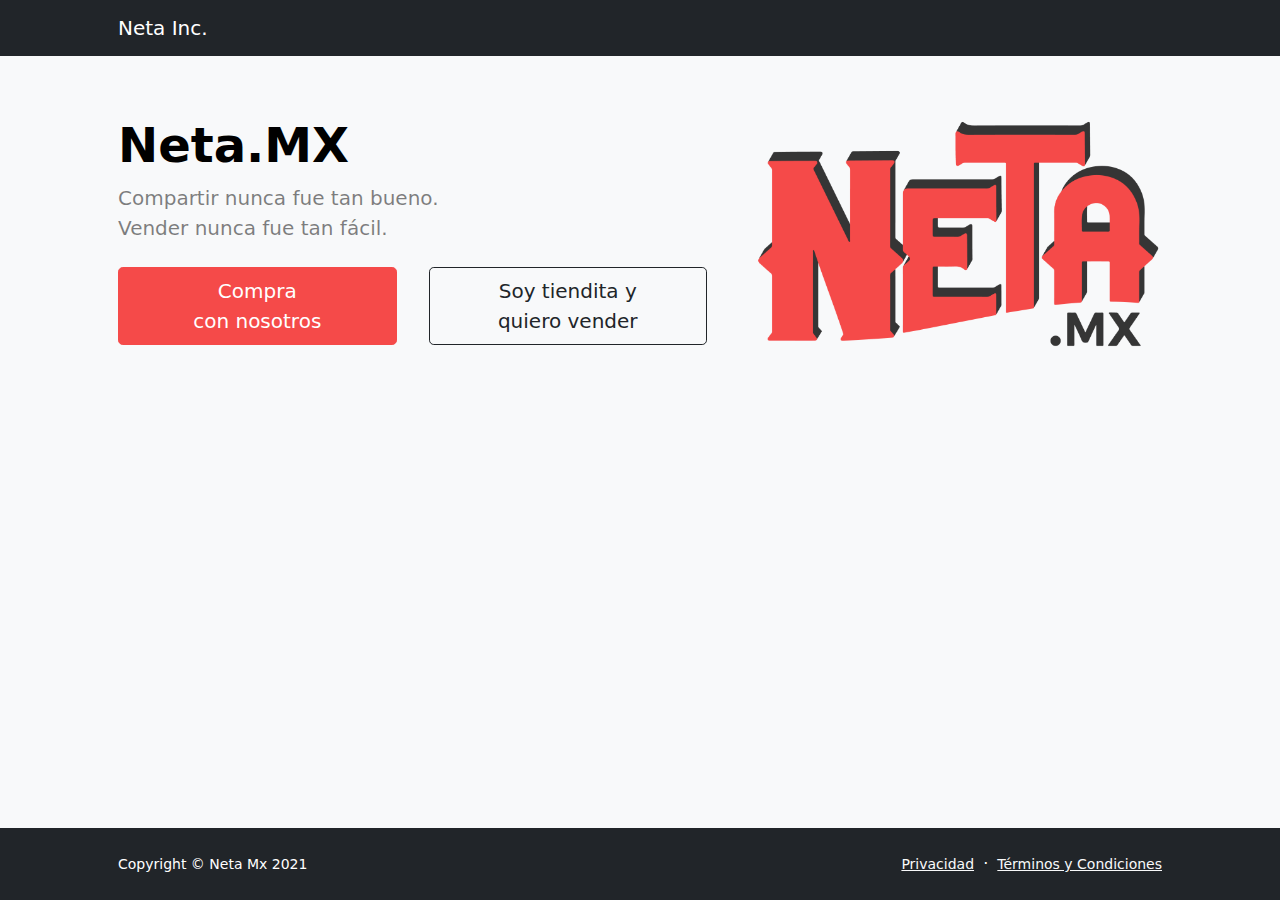
<file: index.html>
<!DOCTYPE html>
<html lang="en">
    <head>
        <meta charset="utf-8" />
        <meta name="viewport" content="width=device-width, initial-scale=1, shrink-to-fit=no" />
        <meta name="description" content="" />
        <meta name="author" content="NetaMx" />
        <meta http-equiv="cache-control" content="max-age=0" />
        <meta http-equiv="cache-control" content="no-cache" />
        <meta http-equiv="expires" content="0" />
        <meta http-equiv="expires" content="Tue, 01 Jan 1980 1:00:00 GMT" />
        <meta http-equiv="pragma" content="no-cache" />
        <title>Neta Mx.</title>
        <!-- Favicon-->
        <link rel="icon" type="image/x-icon" href="assets/Logo_Neta_Fav.png" />
        <!-- Bootstrap icons-->
        <link href="https://cdn.jsdelivr.net/npm/bootstrap-icons@1.5.0/font/bootstrap-icons.css" rel="stylesheet" />
        <!-- Core theme CSS (includes Bootstrap)-->
        <link href="css/styles.css" rel="stylesheet" />
    </head>
    <body class="d-flex flex-column h-100" style="background-color: rgba(248,249,250,255);">
        <main class="flex-shrink-0">
            <!-- Navigation-->
            <nav class="navbar navbar-expand-lg navbar-dark bg-dark">
                <div class="container px-5">
                    
                    <a class="navbar-brand" href="index.html">Neta Inc.</a>
                    <!--
                    <button class="navbar-toggler" type="button" data-bs-toggle="collapse" data-bs-target="#navbarSupportedContent" aria-controls="navbarSupportedContent" aria-expanded="false" aria-label="Toggle navigation"><span class="navbar-toggler-icon"></span></button>
                    <div class="collapse navbar-collapse" id="navbarSupportedContent">
                        <ul class="navbar-nav ms-auto mb-2 mb-lg-0">
                            <li class="nav-item"><a class="nav-link" href="index.html">Home</a></li>
                            <li class="nav-item"><a class="nav-link" href="about.html">About</a></li>
                            <li class="nav-item"><a class="nav-link" href="contact.html">Contact</a></li>
                            <li class="nav-item"><a class="nav-link" href="pricing.html">Pricing</a></li>
                            <li class="nav-item"><a class="nav-link" href="faq.html">FAQ</a></li>
                            <li class="nav-item dropdown">
                                <a class="nav-link dropdown-toggle" id="navbarDropdownBlog" href="#" role="button" data-bs-toggle="dropdown" aria-expanded="false">Blog</a>
                                <ul class="dropdown-menu dropdown-menu-end" aria-labelledby="navbarDropdownBlog">
                                    <li><a class="dropdown-item" href="blog-home.html">Blog Home</a></li>
                                    <li><a class="dropdown-item" href="blog-post.html">Blog Post</a></li>
                                </ul>
                            </li>
                            <li class="nav-item dropdown">
                                <a class="nav-link dropdown-toggle" id="navbarDropdownPortfolio" href="#" role="button" data-bs-toggle="dropdown" aria-expanded="false">Portfolio</a>
                                <ul class="dropdown-menu dropdown-menu-end" aria-labelledby="navbarDropdownPortfolio">
                                    <li><a class="dropdown-item" href="portfolio-overview.html">Portfolio Overview</a></li>
                                    <li><a class="dropdown-item" href="portfolio-item.html">Portfolio Item</a></li>
                                </ul>
                            </li>
                        </ul>
                    </div>
                    -->
                </div>
            </nav>
            <!-- Header-->
            <header class="bg-light py-2">
                <div class="container px-5">
                    <div class="row gx-5 align-items-center justify-content-center">
                        <div class="col-lg-8 col-xl-7 col-xxl-6">
                            <div class="my-5 text-center text-xl-start">
                                <h1 class="display-5 fw-bolder text-black mb-2">Neta.MX</h1>
                                <p class="lead fw-normal text-black-50 mb-4">Compartir nunca fue tan bueno.<br> Vender nunca fue tan fácil.</p>
                                <div class="d-grid gap-3 d-sm-flex justify-content-sm-center justify-content-xl-start">
                                    <a id="Comprar_Con_Nosotros" class="btn btn-primary btn-lg px-4 me-sm-3">Compra<br> con nosotros</a>
                                    <a id="Vender_Con_Nosotros" class="btn btn-outline-dark btn-lg px-4" href="https://forms.gle/m2d7Kj4WrEMDELyk9">Soy tiendita y<br> quiero vender</a>
                                </div>
                            </div>
                        </div>
                        <div  class="col-xl-5 col-xxl-6 d-none d-xl-block text-center">
                            <img class="img-fluid rounded-3 my-5" src="assets/Logo_Neta_Close.png" alt="..." />
                        </div>
                    </div>
                    <div class="drops">
                        <div id="DDelegacion" class="opciones" style="display: none;">
                            <label class="col-sm-2 control-label h4">Delegación</label>
                            <select id="delegacion" class="form-control selcls">
                                <option>Seleccione la Delegación</option>
                            </select>
                        </div>
                        <div id="DColonia" class="opciones" style="display: none;">
                            <label class="col-sm-2 control-label h4">Colonia</label>
                            <select id="colonia" class="form-control selcls">
                                <option>Seleccione la Colonia</option>
                            </select>
                        </div>
                        <div id="DTienda"class="opciones" style="display: none;">
                            <label class="col-sm-2 control-label h4">Tienda</label>
                            <select id="tienda" class="form-control selcls">
                                <option>Seleccione la Tienda</option>
                            </select>
                        </div> 
                </div>
            
            </header>

            
        </main>
        
        <!-- Footer-->
        <footer class="bg-dark py-4 mt-auto">
            <div class="container px-5">
                <div class="row align-items-center justify-content-between flex-column flex-sm-row">
                    <div class="col-auto"><div class="small m-0 text-white">Copyright &copy; Neta Mx 2021</div></div>
                    <div class="col-auto">
                        <a class="link-light small" href="/assets/Neta Aviso de Privacidad.pdf" target="_blank">Privacidad</a>
                        <span class="text-white mx-1">&middot;</span>
                        <a class="link-light small" href="/assets/Neta_Términos_y_Condiciones_Clientes.pdf" target="_blank">Términos y Condiciones</a>
                        <!--
                        <span class="text-white mx-1">&middot;</span>
                        <a class="link-light small" href="#!">Contact</a>
                        -->
                    </div>
                </div>
            </div>
        </footer>
        <!-- Bootstrap core JS-->
        <script src="https://cdn.jsdelivr.net/npm/bootstrap@5.1.0/dist/js/bootstrap.bundle.min.js"></script>
        <!-- Core theme JS-->
        <script type="module" src="js/scripts.js?v1.0"></script>
    </body>
</html>
</file>
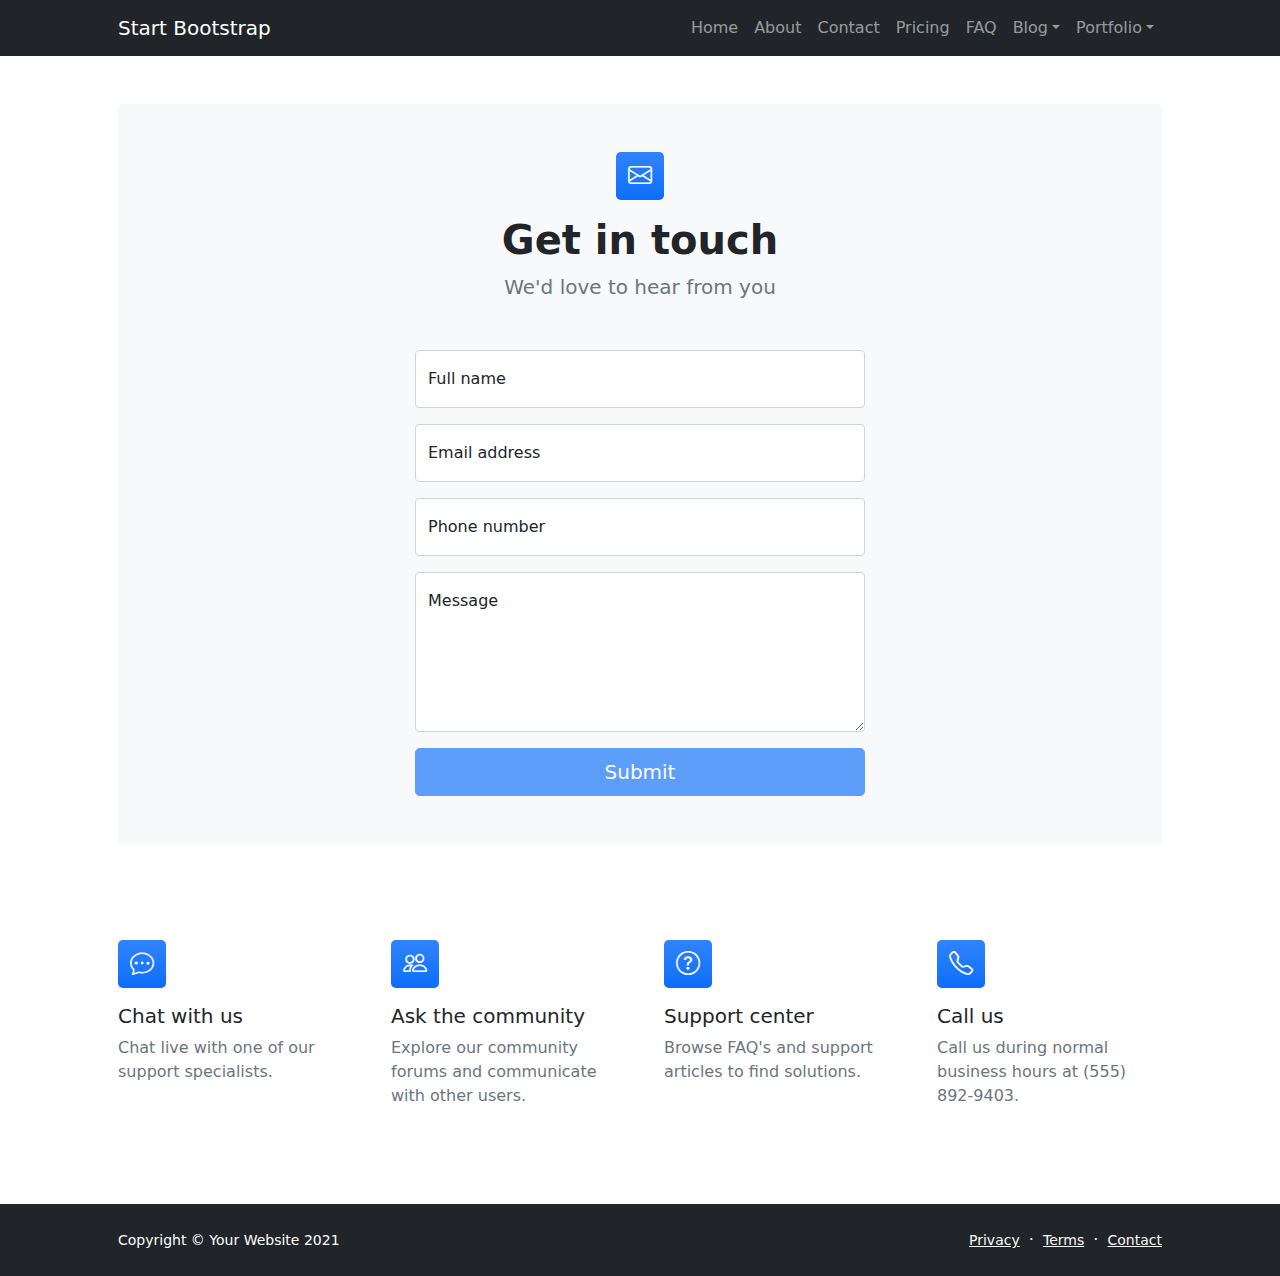
<file: landing_template/contact.html>
<!DOCTYPE html>
<html lang="en">
    <head>
        <meta charset="utf-8" />
        <meta name="viewport" content="width=device-width, initial-scale=1, shrink-to-fit=no" />
        <meta name="description" content />
        <meta name="author" content />
        <title>Modern Business - Start Bootstrap Template</title>
        <!-- Favicon-->
        <link rel="icon" type="image/x-icon" href="assets/favicon.ico" />
        <!-- Bootstrap icons-->
        <link href="https://cdn.jsdelivr.net/npm/bootstrap-icons@1.5.0/font/bootstrap-icons.css" rel="stylesheet" />
        <!-- Core theme CSS (includes Bootstrap)-->
        <link href="css/styles.css" rel="stylesheet" />
    </head>
    <body class="d-flex flex-column">
        <main class="flex-shrink-0">
            <!-- Navigation-->
            <nav class="navbar navbar-expand-lg navbar-dark bg-dark">
                <div class="container px-5">
                    <a class="navbar-brand" href="index.html">Start Bootstrap</a>
                    <button class="navbar-toggler" type="button" data-bs-toggle="collapse" data-bs-target="#navbarSupportedContent" aria-controls="navbarSupportedContent" aria-expanded="false" aria-label="Toggle navigation"><span class="navbar-toggler-icon"></span></button>
                    <div class="collapse navbar-collapse" id="navbarSupportedContent">
                        <ul class="navbar-nav ms-auto mb-2 mb-lg-0">
                            <li class="nav-item"><a class="nav-link" href="index.html">Home</a></li>
                            <li class="nav-item"><a class="nav-link" href="about.html">About</a></li>
                            <li class="nav-item"><a class="nav-link" href="contact.html">Contact</a></li>
                            <li class="nav-item"><a class="nav-link" href="pricing.html">Pricing</a></li>
                            <li class="nav-item"><a class="nav-link" href="faq.html">FAQ</a></li>
                            <li class="nav-item dropdown">
                                <a class="nav-link dropdown-toggle" id="navbarDropdownBlog" href="#" role="button" data-bs-toggle="dropdown" aria-expanded="false">Blog</a>
                                <ul class="dropdown-menu dropdown-menu-end" aria-labelledby="navbarDropdownBlog">
                                    <li><a class="dropdown-item" href="blog-home.html">Blog Home</a></li>
                                    <li><a class="dropdown-item" href="blog-post.html">Blog Post</a></li>
                                </ul>
                            </li>
                            <li class="nav-item dropdown">
                                <a class="nav-link dropdown-toggle" id="navbarDropdownPortfolio" href="#" role="button" data-bs-toggle="dropdown" aria-expanded="false">Portfolio</a>
                                <ul class="dropdown-menu dropdown-menu-end" aria-labelledby="navbarDropdownPortfolio">
                                    <li><a class="dropdown-item" href="portfolio-overview.html">Portfolio Overview</a></li>
                                    <li><a class="dropdown-item" href="portfolio-item.html">Portfolio Item</a></li>
                                </ul>
                            </li>
                        </ul>
                    </div>
                </div>
            </nav>
            <!-- Page content-->
            <section class="py-5">
                <div class="container px-5">
                    <!-- Contact form-->
                    <div class="bg-light rounded-3 py-5 px-4 px-md-5 mb-5">
                        <div class="text-center mb-5">
                            <div class="feature bg-primary bg-gradient text-white rounded-3 mb-3"><i class="bi bi-envelope"></i></div>
                            <h1 class="fw-bolder">Get in touch</h1>
                            <p class="lead fw-normal text-muted mb-0">We'd love to hear from you</p>
                        </div>
                        <div class="row gx-5 justify-content-center">
                            <div class="col-lg-8 col-xl-6">
                                <!-- * * * * * * * * * * * * * * *-->
                                <!-- * * SB Forms Contact Form * *-->
                                <!-- * * * * * * * * * * * * * * *-->
                                <!-- This form is pre-integrated with SB Forms.-->
                                <!-- To make this form functional, sign up at-->
                                <!-- https://startbootstrap.com/solution/contact-forms-->
                                <!-- to get an API token!-->
                                <form id="contactForm" data-sb-form-api-token="API_TOKEN">
                                    <!-- Name input-->
                                    <div class="form-floating mb-3">
                                        <input class="form-control" id="name" type="text" placeholder="Enter your name..." data-sb-validations="required" />
                                        <label for="name">Full name</label>
                                        <div class="invalid-feedback" data-sb-feedback="name:required">A name is required.</div>
                                    </div>
                                    <!-- Email address input-->
                                    <div class="form-floating mb-3">
                                        <input class="form-control" id="email" type="email" placeholder="name@example.com" data-sb-validations="required,email" />
                                        <label for="email">Email address</label>
                                        <div class="invalid-feedback" data-sb-feedback="email:required">An email is required.</div>
                                        <div class="invalid-feedback" data-sb-feedback="email:email">Email is not valid.</div>
                                    </div>
                                    <!-- Phone number input-->
                                    <div class="form-floating mb-3">
                                        <input class="form-control" id="phone" type="tel" placeholder="(123) 456-7890" data-sb-validations="required" />
                                        <label for="phone">Phone number</label>
                                        <div class="invalid-feedback" data-sb-feedback="phone:required">A phone number is required.</div>
                                    </div>
                                    <!-- Message input-->
                                    <div class="form-floating mb-3">
                                        <textarea class="form-control" id="message" type="text" placeholder="Enter your message here..." style="height: 10rem" data-sb-validations="required"></textarea>
                                        <label for="message">Message</label>
                                        <div class="invalid-feedback" data-sb-feedback="message:required">A message is required.</div>
                                    </div>
                                    <!-- Submit success message-->
                                    <!---->
                                    <!-- This is what your users will see when the form-->
                                    <!-- has successfully submitted-->
                                    <div class="d-none" id="submitSuccessMessage">
                                        <div class="text-center mb-3">
                                            <div class="fw-bolder">Form submission successful!</div>
                                            To activate this form, sign up at
                                            <br />
                                            <a href="https://startbootstrap.com/solution/contact-forms">https://startbootstrap.com/solution/contact-forms</a>
                                        </div>
                                    </div>
                                    <!-- Submit error message-->
                                    <!---->
                                    <!-- This is what your users will see when there is-->
                                    <!-- an error submitting the form-->
                                    <div class="d-none" id="submitErrorMessage"><div class="text-center text-danger mb-3">Error sending message!</div></div>
                                    <!-- Submit Button-->
                                    <div class="d-grid"><button class="btn btn-primary btn-lg disabled" id="submitButton" type="submit">Submit</button></div>
                                </form>
                            </div>
                        </div>
                    </div>
                    <!-- Contact cards-->
                    <div class="row gx-5 row-cols-2 row-cols-lg-4 py-5">
                        <div class="col">
                            <div class="feature bg-primary bg-gradient text-white rounded-3 mb-3"><i class="bi bi-chat-dots"></i></div>
                            <div class="h5 mb-2">Chat with us</div>
                            <p class="text-muted mb-0">Chat live with one of our support specialists.</p>
                        </div>
                        <div class="col">
                            <div class="feature bg-primary bg-gradient text-white rounded-3 mb-3"><i class="bi bi-people"></i></div>
                            <div class="h5">Ask the community</div>
                            <p class="text-muted mb-0">Explore our community forums and communicate with other users.</p>
                        </div>
                        <div class="col">
                            <div class="feature bg-primary bg-gradient text-white rounded-3 mb-3"><i class="bi bi-question-circle"></i></div>
                            <div class="h5">Support center</div>
                            <p class="text-muted mb-0">Browse FAQ's and support articles to find solutions.</p>
                        </div>
                        <div class="col">
                            <div class="feature bg-primary bg-gradient text-white rounded-3 mb-3"><i class="bi bi-telephone"></i></div>
                            <div class="h5">Call us</div>
                            <p class="text-muted mb-0">Call us during normal business hours at (555) 892-9403.</p>
                        </div>
                    </div>
                </div>
            </section>
        </main>
        <!-- Footer-->
        <footer class="bg-dark py-4 mt-auto">
            <div class="container px-5">
                <div class="row align-items-center justify-content-between flex-column flex-sm-row">
                    <div class="col-auto"><div class="small m-0 text-white">Copyright &copy; Your Website 2021</div></div>
                    <div class="col-auto">
                        <a class="link-light small" href="#!">Privacy</a>
                        <span class="text-white mx-1">&middot;</span>
                        <a class="link-light small" href="#!">Terms</a>
                        <span class="text-white mx-1">&middot;</span>
                        <a class="link-light small" href="#!">Contact</a>
                    </div>
                </div>
            </div>
        </footer>
        <!-- Bootstrap core JS-->
        <script src="https://cdn.jsdelivr.net/npm/bootstrap@5.1.0/dist/js/bootstrap.bundle.min.js"></script>
        <!-- Core theme JS-->
        <script src="js/scripts.js"></script>
        <!-- * * * * * * * * * * * * * * * * * * * * * * * * * * * * * * * * * * * * * * * *-->
        <!-- * *                               SB Forms JS                               * *-->
        <!-- * * Activate your form at https://startbootstrap.com/solution/contact-forms * *-->
        <!-- * * * * * * * * * * * * * * * * * * * * * * * * * * * * * * * * * * * * * * * *-->
        <script src="https://cdn.startbootstrap.com/sb-forms-latest.js"></script>
    </body>
</html>
</file>
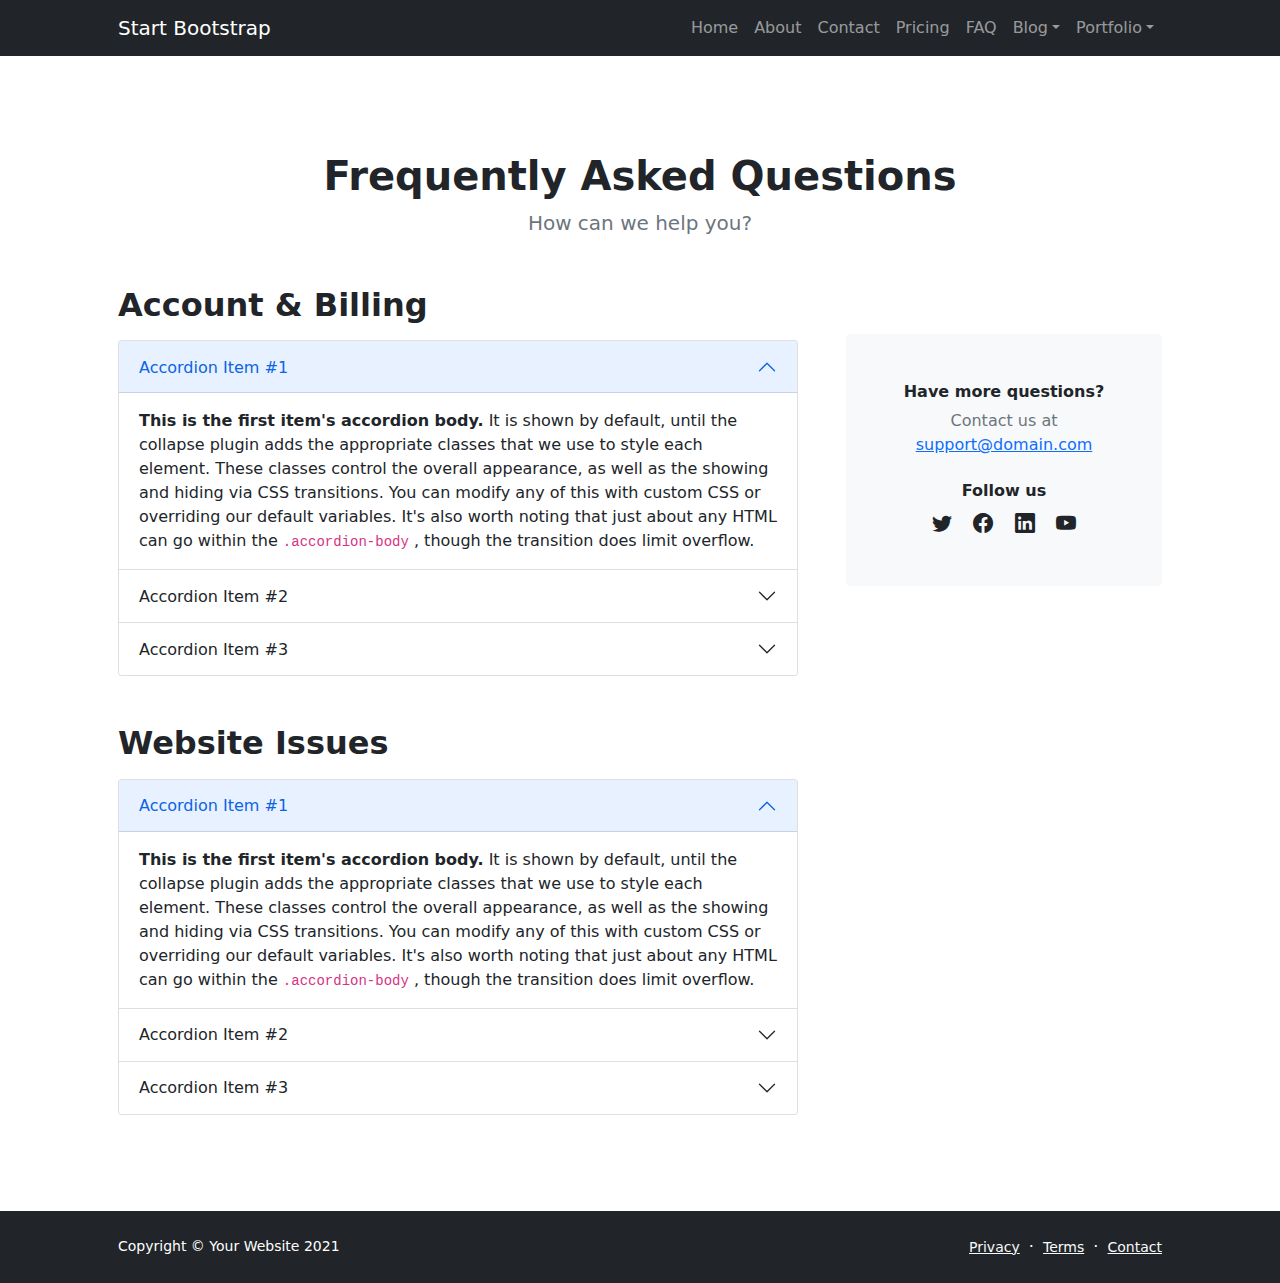
<file: landing_template/faq.html>
<!DOCTYPE html>
<html lang="en">
    <head>
        <meta charset="utf-8" />
        <meta name="viewport" content="width=device-width, initial-scale=1, shrink-to-fit=no" />
        <meta name="description" content="" />
        <meta name="author" content="" />
        <title>Modern Business - Start Bootstrap Template</title>
        <!-- Favicon-->
        <link rel="icon" type="image/x-icon" href="assets/favicon.ico" />
        <!-- Bootstrap icons-->
        <link href="https://cdn.jsdelivr.net/npm/bootstrap-icons@1.5.0/font/bootstrap-icons.css" rel="stylesheet" />
        <!-- Core theme CSS (includes Bootstrap)-->
        <link href="css/styles.css" rel="stylesheet" />
    </head>
    <body class="d-flex flex-column h-100">
        <main class="flex-shrink-0">
            <!-- Navigation-->
            <nav class="navbar navbar-expand-lg navbar-dark bg-dark">
                <div class="container px-5">
                    <a class="navbar-brand" href="index.html">Start Bootstrap</a>
                    <button class="navbar-toggler" type="button" data-bs-toggle="collapse" data-bs-target="#navbarSupportedContent" aria-controls="navbarSupportedContent" aria-expanded="false" aria-label="Toggle navigation"><span class="navbar-toggler-icon"></span></button>
                    <div class="collapse navbar-collapse" id="navbarSupportedContent">
                        <ul class="navbar-nav ms-auto mb-2 mb-lg-0">
                            <li class="nav-item"><a class="nav-link" href="index.html">Home</a></li>
                            <li class="nav-item"><a class="nav-link" href="about.html">About</a></li>
                            <li class="nav-item"><a class="nav-link" href="contact.html">Contact</a></li>
                            <li class="nav-item"><a class="nav-link" href="pricing.html">Pricing</a></li>
                            <li class="nav-item"><a class="nav-link" href="faq.html">FAQ</a></li>
                            <li class="nav-item dropdown">
                                <a class="nav-link dropdown-toggle" id="navbarDropdownBlog" href="#" role="button" data-bs-toggle="dropdown" aria-expanded="false">Blog</a>
                                <ul class="dropdown-menu dropdown-menu-end" aria-labelledby="navbarDropdownBlog">
                                    <li><a class="dropdown-item" href="blog-home.html">Blog Home</a></li>
                                    <li><a class="dropdown-item" href="blog-post.html">Blog Post</a></li>
                                </ul>
                            </li>
                            <li class="nav-item dropdown">
                                <a class="nav-link dropdown-toggle" id="navbarDropdownPortfolio" href="#" role="button" data-bs-toggle="dropdown" aria-expanded="false">Portfolio</a>
                                <ul class="dropdown-menu dropdown-menu-end" aria-labelledby="navbarDropdownPortfolio">
                                    <li><a class="dropdown-item" href="portfolio-overview.html">Portfolio Overview</a></li>
                                    <li><a class="dropdown-item" href="portfolio-item.html">Portfolio Item</a></li>
                                </ul>
                            </li>
                        </ul>
                    </div>
                </div>
            </nav>
            <!-- Page Content-->
            <section class="py-5">
                <div class="container px-5 my-5">
                    <div class="text-center mb-5">
                        <h1 class="fw-bolder">Frequently Asked Questions</h1>
                        <p class="lead fw-normal text-muted mb-0">How can we help you?</p>
                    </div>
                    <div class="row gx-5">
                        <div class="col-xl-8">
                            <!-- FAQ Accordion 1-->
                            <h2 class="fw-bolder mb-3">Account &amp; Billing</h2>
                            <div class="accordion mb-5" id="accordionExample">
                                <div class="accordion-item">
                                    <h3 class="accordion-header" id="headingOne"><button class="accordion-button" type="button" data-bs-toggle="collapse" data-bs-target="#collapseOne" aria-expanded="true" aria-controls="collapseOne">Accordion Item #1</button></h3>
                                    <div class="accordion-collapse collapse show" id="collapseOne" aria-labelledby="headingOne" data-bs-parent="#accordionExample">
                                        <div class="accordion-body">
                                            <strong>This is the first item's accordion body.</strong>
                                            It is shown by default, until the collapse plugin adds the appropriate classes that we use to style each element. These classes control the overall appearance, as well as the showing and hiding via CSS transitions. You can modify any of this with custom CSS or overriding our default variables. It's also worth noting that just about any HTML can go within the
                                            <code>.accordion-body</code>
                                            , though the transition does limit overflow.
                                        </div>
                                    </div>
                                </div>
                                <div class="accordion-item">
                                    <h3 class="accordion-header" id="headingTwo"><button class="accordion-button collapsed" type="button" data-bs-toggle="collapse" data-bs-target="#collapseTwo" aria-expanded="false" aria-controls="collapseTwo">Accordion Item #2</button></h3>
                                    <div class="accordion-collapse collapse" id="collapseTwo" aria-labelledby="headingTwo" data-bs-parent="#accordionExample">
                                        <div class="accordion-body">
                                            <strong>This is the second item's accordion body.</strong>
                                            It is hidden by default, until the collapse plugin adds the appropriate classes that we use to style each element. These classes control the overall appearance, as well as the showing and hiding via CSS transitions. You can modify any of this with custom CSS or overriding our default variables. It's also worth noting that just about any HTML can go within the
                                            <code>.accordion-body</code>
                                            , though the transition does limit overflow.
                                        </div>
                                    </div>
                                </div>
                                <div class="accordion-item">
                                    <h3 class="accordion-header" id="headingThree"><button class="accordion-button collapsed" type="button" data-bs-toggle="collapse" data-bs-target="#collapseThree" aria-expanded="false" aria-controls="collapseThree">Accordion Item #3</button></h3>
                                    <div class="accordion-collapse collapse" id="collapseThree" aria-labelledby="headingThree" data-bs-parent="#accordionExample">
                                        <div class="accordion-body">
                                            <strong>This is the third item's accordion body.</strong>
                                            It is hidden by default, until the collapse plugin adds the appropriate classes that we use to style each element. These classes control the overall appearance, as well as the showing and hiding via CSS transitions. You can modify any of this with custom CSS or overriding our default variables. It's also worth noting that just about any HTML can go within the
                                            <code>.accordion-body</code>
                                            , though the transition does limit overflow.
                                        </div>
                                    </div>
                                </div>
                            </div>
                            <!-- FAQ Accordion 2-->
                            <h2 class="fw-bolder mb-3">Website Issues</h2>
                            <div class="accordion mb-5 mb-xl-0" id="accordionExample2">
                                <div class="accordion-item">
                                    <h3 class="accordion-header" id="headingOne"><button class="accordion-button" type="button" data-bs-toggle="collapse" data-bs-target="#collapseOne" aria-expanded="true" aria-controls="collapseOne">Accordion Item #1</button></h3>
                                    <div class="accordion-collapse collapse show" id="collapseOne" aria-labelledby="headingOne" data-bs-parent="#accordionExample2">
                                        <div class="accordion-body">
                                            <strong>This is the first item's accordion body.</strong>
                                            It is shown by default, until the collapse plugin adds the appropriate classes that we use to style each element. These classes control the overall appearance, as well as the showing and hiding via CSS transitions. You can modify any of this with custom CSS or overriding our default variables. It's also worth noting that just about any HTML can go within the
                                            <code>.accordion-body</code>
                                            , though the transition does limit overflow.
                                        </div>
                                    </div>
                                </div>
                                <div class="accordion-item">
                                    <h3 class="accordion-header" id="headingTwo"><button class="accordion-button collapsed" type="button" data-bs-toggle="collapse" data-bs-target="#collapseTwo" aria-expanded="false" aria-controls="collapseTwo">Accordion Item #2</button></h3>
                                    <div class="accordion-collapse collapse" id="collapseTwo" aria-labelledby="headingTwo" data-bs-parent="#accordionExample2">
                                        <div class="accordion-body">
                                            <strong>This is the second item's accordion body.</strong>
                                            It is hidden by default, until the collapse plugin adds the appropriate classes that we use to style each element. These classes control the overall appearance, as well as the showing and hiding via CSS transitions. You can modify any of this with custom CSS or overriding our default variables. It's also worth noting that just about any HTML can go within the
                                            <code>.accordion-body</code>
                                            , though the transition does limit overflow.
                                        </div>
                                    </div>
                                </div>
                                <div class="accordion-item">
                                    <h3 class="accordion-header" id="headingThree"><button class="accordion-button collapsed" type="button" data-bs-toggle="collapse" data-bs-target="#collapseThree" aria-expanded="false" aria-controls="collapseThree">Accordion Item #3</button></h3>
                                    <div class="accordion-collapse collapse" id="collapseThree" aria-labelledby="headingThree" data-bs-parent="#accordionExample2">
                                        <div class="accordion-body">
                                            <strong>This is the third item's accordion body.</strong>
                                            It is hidden by default, until the collapse plugin adds the appropriate classes that we use to style each element. These classes control the overall appearance, as well as the showing and hiding via CSS transitions. You can modify any of this with custom CSS or overriding our default variables. It's also worth noting that just about any HTML can go within the
                                            <code>.accordion-body</code>
                                            , though the transition does limit overflow.
                                        </div>
                                    </div>
                                </div>
                            </div>
                        </div>
                        <div class="col-xl-4">
                            <div class="card border-0 bg-light mt-xl-5">
                                <div class="card-body p-4 py-lg-5">
                                    <div class="d-flex align-items-center justify-content-center">
                                        <div class="text-center">
                                            <div class="h6 fw-bolder">Have more questions?</div>
                                            <p class="text-muted mb-4">
                                                Contact us at
                                                <br />
                                                <a href="#!">support@domain.com</a>
                                            </p>
                                            <div class="h6 fw-bolder">Follow us</div>
                                            <a class="fs-5 px-2 link-dark" href="#!"><i class="bi-twitter"></i></a>
                                            <a class="fs-5 px-2 link-dark" href="#!"><i class="bi-facebook"></i></a>
                                            <a class="fs-5 px-2 link-dark" href="#!"><i class="bi-linkedin"></i></a>
                                            <a class="fs-5 px-2 link-dark" href="#!"><i class="bi-youtube"></i></a>
                                        </div>
                                    </div>
                                </div>
                            </div>
                        </div>
                    </div>
                </div>
            </section>
        </main>
        <!-- Footer-->
        <footer class="bg-dark py-4 mt-auto">
            <div class="container px-5">
                <div class="row align-items-center justify-content-between flex-column flex-sm-row">
                    <div class="col-auto"><div class="small m-0 text-white">Copyright &copy; Your Website 2021</div></div>
                    <div class="col-auto">
                        <a class="link-light small" href="#!">Privacy</a>
                        <span class="text-white mx-1">&middot;</span>
                        <a class="link-light small" href="#!">Terms</a>
                        <span class="text-white mx-1">&middot;</span>
                        <a class="link-light small" href="#!">Contact</a>
                    </div>
                </div>
            </div>
        </footer>
        <!-- Bootstrap core JS-->
        <script src="https://cdn.jsdelivr.net/npm/bootstrap@5.1.0/dist/js/bootstrap.bundle.min.js"></script>
        <!-- Core theme JS-->
        <script src="js/scripts.js"></script>
    </body>
</html>
</file>
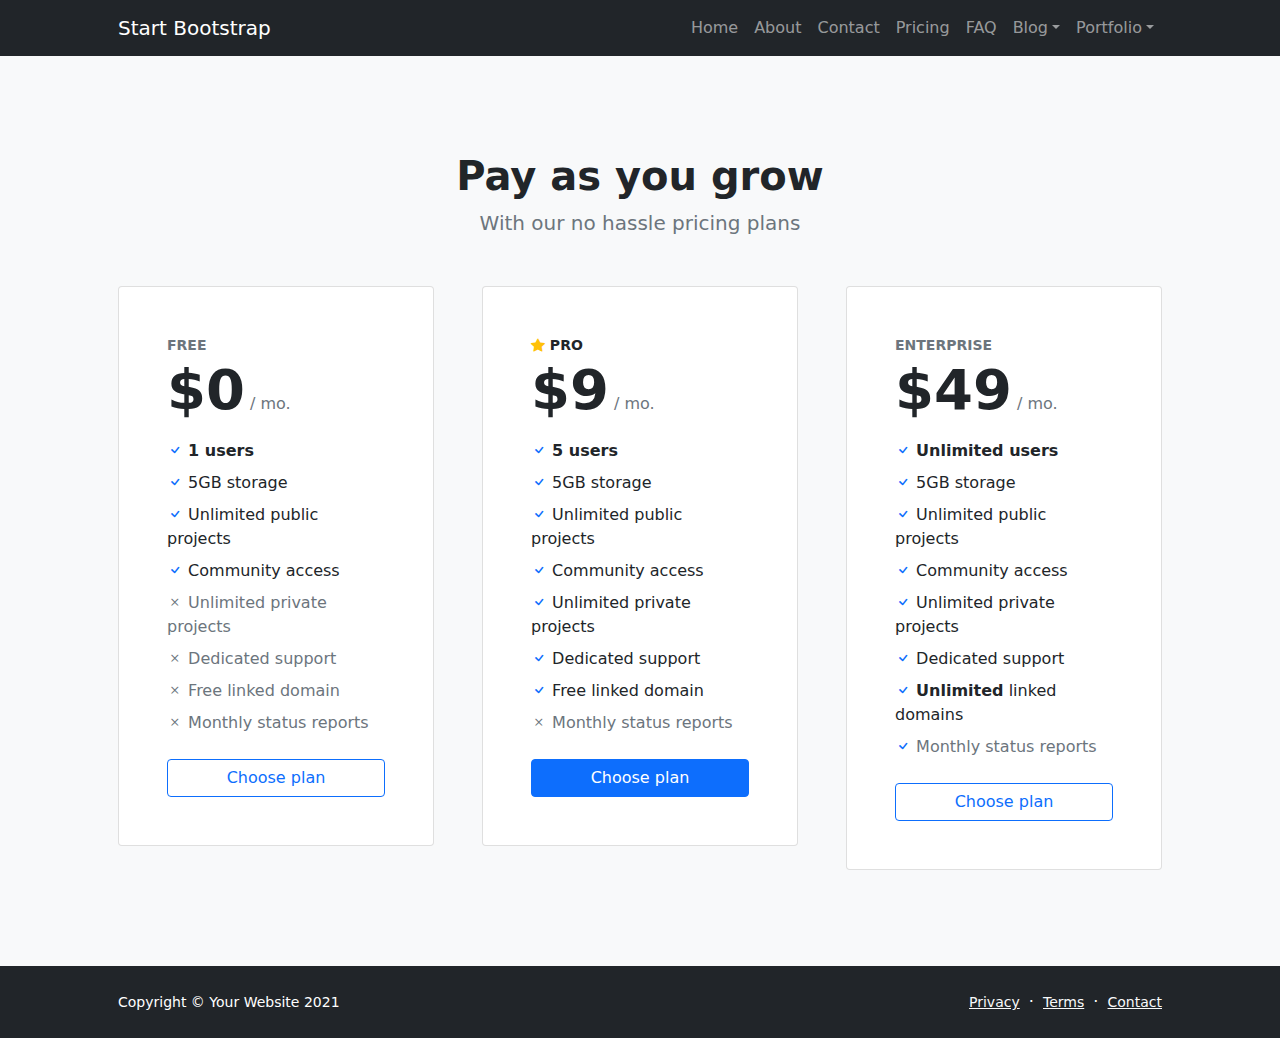
<file: landing_template/pricing.html>
<!DOCTYPE html>
<html lang="en">
    <head>
        <meta charset="utf-8" />
        <meta name="viewport" content="width=device-width, initial-scale=1, shrink-to-fit=no" />
        <meta name="description" content="" />
        <meta name="author" content="" />
        <title>Modern Business - Start Bootstrap Template</title>
        <!-- Favicon-->
        <link rel="icon" type="image/x-icon" href="assets/favicon.ico" />
        <!-- Bootstrap icons-->
        <link href="https://cdn.jsdelivr.net/npm/bootstrap-icons@1.5.0/font/bootstrap-icons.css" rel="stylesheet" />
        <!-- Core theme CSS (includes Bootstrap)-->
        <link href="css/styles.css" rel="stylesheet" />
    </head>
    <body class="d-flex flex-column">
        <main class="flex-shrink-0">
            <!-- Navigation-->
            <nav class="navbar navbar-expand-lg navbar-dark bg-dark">
                <div class="container px-5">
                    <a class="navbar-brand" href="index.html">Start Bootstrap</a>
                    <button class="navbar-toggler" type="button" data-bs-toggle="collapse" data-bs-target="#navbarSupportedContent" aria-controls="navbarSupportedContent" aria-expanded="false" aria-label="Toggle navigation"><span class="navbar-toggler-icon"></span></button>
                    <div class="collapse navbar-collapse" id="navbarSupportedContent">
                        <ul class="navbar-nav ms-auto mb-2 mb-lg-0">
                            <li class="nav-item"><a class="nav-link" href="index.html">Home</a></li>
                            <li class="nav-item"><a class="nav-link" href="about.html">About</a></li>
                            <li class="nav-item"><a class="nav-link" href="contact.html">Contact</a></li>
                            <li class="nav-item"><a class="nav-link" href="pricing.html">Pricing</a></li>
                            <li class="nav-item"><a class="nav-link" href="faq.html">FAQ</a></li>
                            <li class="nav-item dropdown">
                                <a class="nav-link dropdown-toggle" id="navbarDropdownBlog" href="#" role="button" data-bs-toggle="dropdown" aria-expanded="false">Blog</a>
                                <ul class="dropdown-menu dropdown-menu-end" aria-labelledby="navbarDropdownBlog">
                                    <li><a class="dropdown-item" href="blog-home.html">Blog Home</a></li>
                                    <li><a class="dropdown-item" href="blog-post.html">Blog Post</a></li>
                                </ul>
                            </li>
                            <li class="nav-item dropdown">
                                <a class="nav-link dropdown-toggle" id="navbarDropdownPortfolio" href="#" role="button" data-bs-toggle="dropdown" aria-expanded="false">Portfolio</a>
                                <ul class="dropdown-menu dropdown-menu-end" aria-labelledby="navbarDropdownPortfolio">
                                    <li><a class="dropdown-item" href="portfolio-overview.html">Portfolio Overview</a></li>
                                    <li><a class="dropdown-item" href="portfolio-item.html">Portfolio Item</a></li>
                                </ul>
                            </li>
                        </ul>
                    </div>
                </div>
            </nav>
            <!-- Pricing section-->
            <section class="bg-light py-5">
                <div class="container px-5 my-5">
                    <div class="text-center mb-5">
                        <h1 class="fw-bolder">Pay as you grow</h1>
                        <p class="lead fw-normal text-muted mb-0">With our no hassle pricing plans</p>
                    </div>
                    <div class="row gx-5 justify-content-center">
                        <!-- Pricing card free-->
                        <div class="col-lg-6 col-xl-4">
                            <div class="card mb-5 mb-xl-0">
                                <div class="card-body p-5">
                                    <div class="small text-uppercase fw-bold text-muted">Free</div>
                                    <div class="mb-3">
                                        <span class="display-4 fw-bold">$0</span>
                                        <span class="text-muted">/ mo.</span>
                                    </div>
                                    <ul class="list-unstyled mb-4">
                                        <li class="mb-2">
                                            <i class="bi bi-check text-primary"></i>
                                            <strong>1 users</strong>
                                        </li>
                                        <li class="mb-2">
                                            <i class="bi bi-check text-primary"></i>
                                            5GB storage
                                        </li>
                                        <li class="mb-2">
                                            <i class="bi bi-check text-primary"></i>
                                            Unlimited public projects
                                        </li>
                                        <li class="mb-2">
                                            <i class="bi bi-check text-primary"></i>
                                            Community access
                                        </li>
                                        <li class="mb-2 text-muted">
                                            <i class="bi bi-x"></i>
                                            Unlimited private projects
                                        </li>
                                        <li class="mb-2 text-muted">
                                            <i class="bi bi-x"></i>
                                            Dedicated support
                                        </li>
                                        <li class="mb-2 text-muted">
                                            <i class="bi bi-x"></i>
                                            Free linked domain
                                        </li>
                                        <li class="text-muted">
                                            <i class="bi bi-x"></i>
                                            Monthly status reports
                                        </li>
                                    </ul>
                                    <div class="d-grid"><a class="btn btn-outline-primary" href="#!">Choose plan</a></div>
                                </div>
                            </div>
                        </div>
                        <!-- Pricing card pro-->
                        <div class="col-lg-6 col-xl-4">
                            <div class="card mb-5 mb-xl-0">
                                <div class="card-body p-5">
                                    <div class="small text-uppercase fw-bold">
                                        <i class="bi bi-star-fill text-warning"></i>
                                        Pro
                                    </div>
                                    <div class="mb-3">
                                        <span class="display-4 fw-bold">$9</span>
                                        <span class="text-muted">/ mo.</span>
                                    </div>
                                    <ul class="list-unstyled mb-4">
                                        <li class="mb-2">
                                            <i class="bi bi-check text-primary"></i>
                                            <strong>5 users</strong>
                                        </li>
                                        <li class="mb-2">
                                            <i class="bi bi-check text-primary"></i>
                                            5GB storage
                                        </li>
                                        <li class="mb-2">
                                            <i class="bi bi-check text-primary"></i>
                                            Unlimited public projects
                                        </li>
                                        <li class="mb-2">
                                            <i class="bi bi-check text-primary"></i>
                                            Community access
                                        </li>
                                        <li class="mb-2">
                                            <i class="bi bi-check text-primary"></i>
                                            Unlimited private projects
                                        </li>
                                        <li class="mb-2">
                                            <i class="bi bi-check text-primary"></i>
                                            Dedicated support
                                        </li>
                                        <li class="mb-2">
                                            <i class="bi bi-check text-primary"></i>
                                            Free linked domain
                                        </li>
                                        <li class="text-muted">
                                            <i class="bi bi-x"></i>
                                            Monthly status reports
                                        </li>
                                    </ul>
                                    <div class="d-grid"><a class="btn btn-primary" href="#!">Choose plan</a></div>
                                </div>
                            </div>
                        </div>
                        <!-- Pricing card enterprise-->
                        <div class="col-lg-6 col-xl-4">
                            <div class="card">
                                <div class="card-body p-5">
                                    <div class="small text-uppercase fw-bold text-muted">Enterprise</div>
                                    <div class="mb-3">
                                        <span class="display-4 fw-bold">$49</span>
                                        <span class="text-muted">/ mo.</span>
                                    </div>
                                    <ul class="list-unstyled mb-4">
                                        <li class="mb-2">
                                            <i class="bi bi-check text-primary"></i>
                                            <strong>Unlimited users</strong>
                                        </li>
                                        <li class="mb-2">
                                            <i class="bi bi-check text-primary"></i>
                                            5GB storage
                                        </li>
                                        <li class="mb-2">
                                            <i class="bi bi-check text-primary"></i>
                                            Unlimited public projects
                                        </li>
                                        <li class="mb-2">
                                            <i class="bi bi-check text-primary"></i>
                                            Community access
                                        </li>
                                        <li class="mb-2">
                                            <i class="bi bi-check text-primary"></i>
                                            Unlimited private projects
                                        </li>
                                        <li class="mb-2">
                                            <i class="bi bi-check text-primary"></i>
                                            Dedicated support
                                        </li>
                                        <li class="mb-2">
                                            <i class="bi bi-check text-primary"></i>
                                            <strong>Unlimited</strong>
                                            linked domains
                                        </li>
                                        <li class="text-muted">
                                            <i class="bi bi-check text-primary"></i>
                                            Monthly status reports
                                        </li>
                                    </ul>
                                    <div class="d-grid"><a class="btn btn-outline-primary" href="#!">Choose plan</a></div>
                                </div>
                            </div>
                        </div>
                    </div>
                </div>
            </section>
        </main>
        <!-- Footer-->
        <footer class="bg-dark py-4 mt-auto">
            <div class="container px-5">
                <div class="row align-items-center justify-content-between flex-column flex-sm-row">
                    <div class="col-auto"><div class="small m-0 text-white">Copyright &copy; Your Website 2021</div></div>
                    <div class="col-auto">
                        <a class="link-light small" href="#!">Privacy</a>
                        <span class="text-white mx-1">&middot;</span>
                        <a class="link-light small" href="#!">Terms</a>
                        <span class="text-white mx-1">&middot;</span>
                        <a class="link-light small" href="#!">Contact</a>
                    </div>
                </div>
            </div>
        </footer>
        <!-- Bootstrap core JS-->
        <script src="https://cdn.jsdelivr.net/npm/bootstrap@5.1.0/dist/js/bootstrap.bundle.min.js"></script>
        <!-- Core theme JS-->
        <script src="js/scripts.js"></script>
    </body>
</html>
</file>
